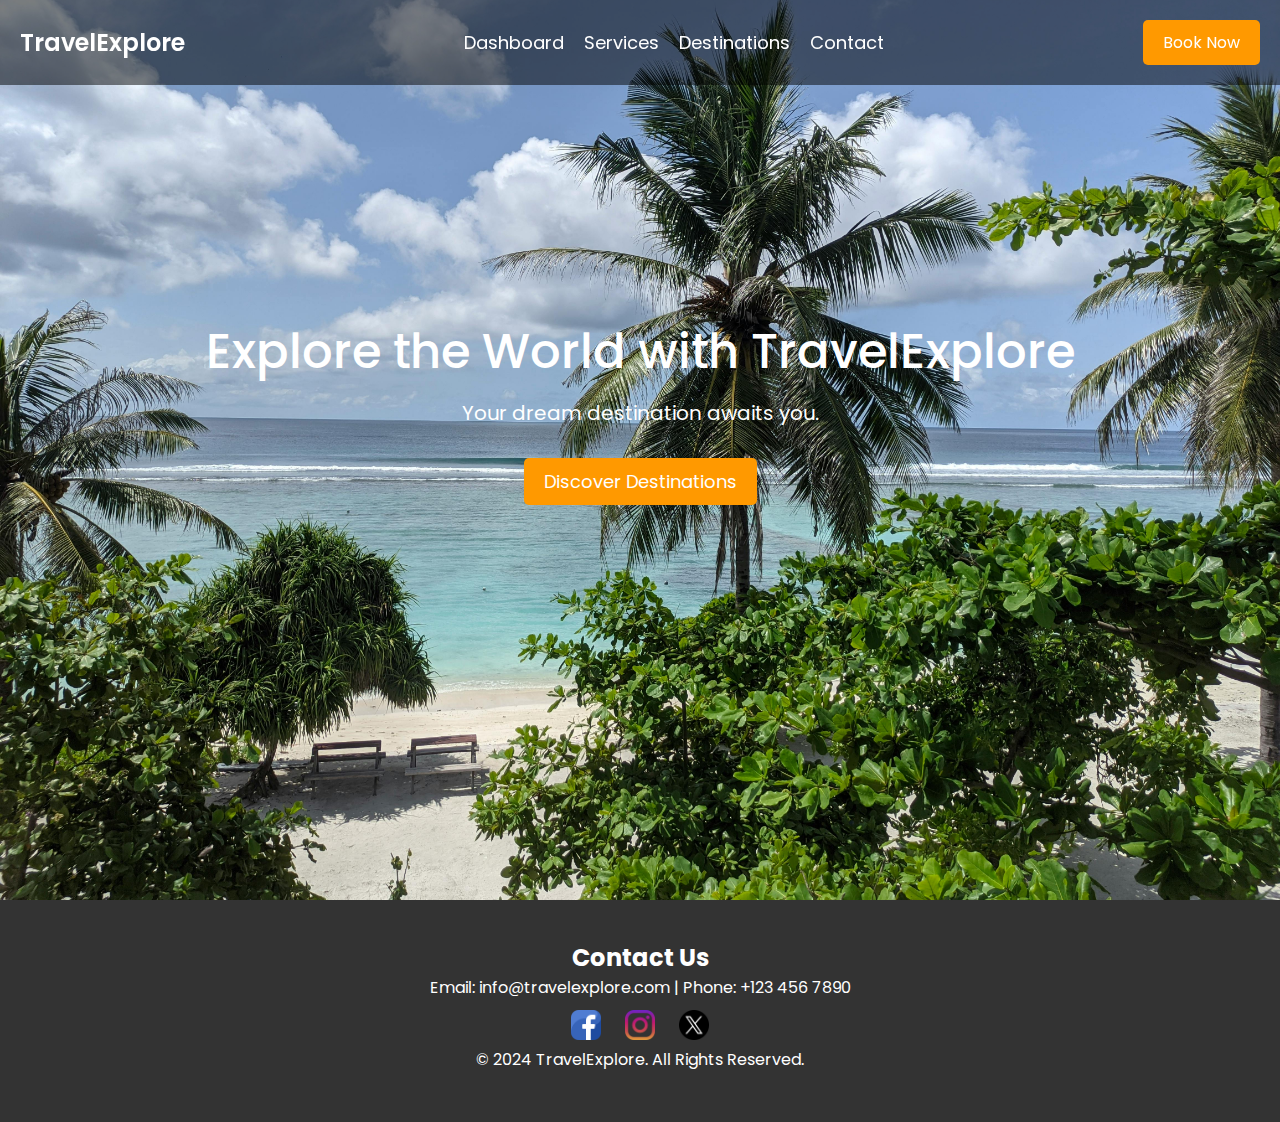
<file: Landing Page/index.html>
<!DOCTYPE html>
<html lang="en">
<head>
    <meta charset="UTF-8">
    <meta name="viewport" content="width=device-width, initial-scale=1.0">
    <meta http-equiv="X-UA-Compatible" content="ie=edge">
    <title>International Travelling Agency</title>
    <link rel="stylesheet" href="style.css">
    <link href="https://fonts.googleapis.com/css2?family=Poppins:wght@300;500;600&display=swap" rel="stylesheet">
</head>
<body>
    <header>
        <nav>
            <div class="logo">TravelExplore</div>
            <ul class="nav-links">
                <li><a href="dash.html">Dashboard</a></li>
                <li><a href="service.html">Services</a></li>
                <li><a href="dest.html">Destinations</a></li>
                <li><a href="contact.html">Contact</a></li>
            </ul>
            <a href="#book" class="cta">Book Now</a>
        </nav>
        <div class="hero-section" id="home">
            <h1>Explore the World with TravelExplore</h1>
            <p>Your dream destination awaits you.</p>
            <a href="dest.html" class="hero-btn">Discover Destinations</a>
        </div>
    </header>

    <footer id="contact">
        <h2>Contact Us</h2>
        <p>Email: info@travelexplore.com | Phone: +123 456 7890</p>
        <div class="social-icons">
            <a href="#"><img src="images/facebook.png" alt="Facebook"></a>
            <a href="#"><img src="images/instagram.png" alt="Instagram"></a>
            <a href="#"><img src="images/twitter.png" alt="Twitter"></a>
        </div>
        <p>&copy; 2024 TravelExplore. All Rights Reserved.</p>
    </footer>
</body>
</html>
</file>
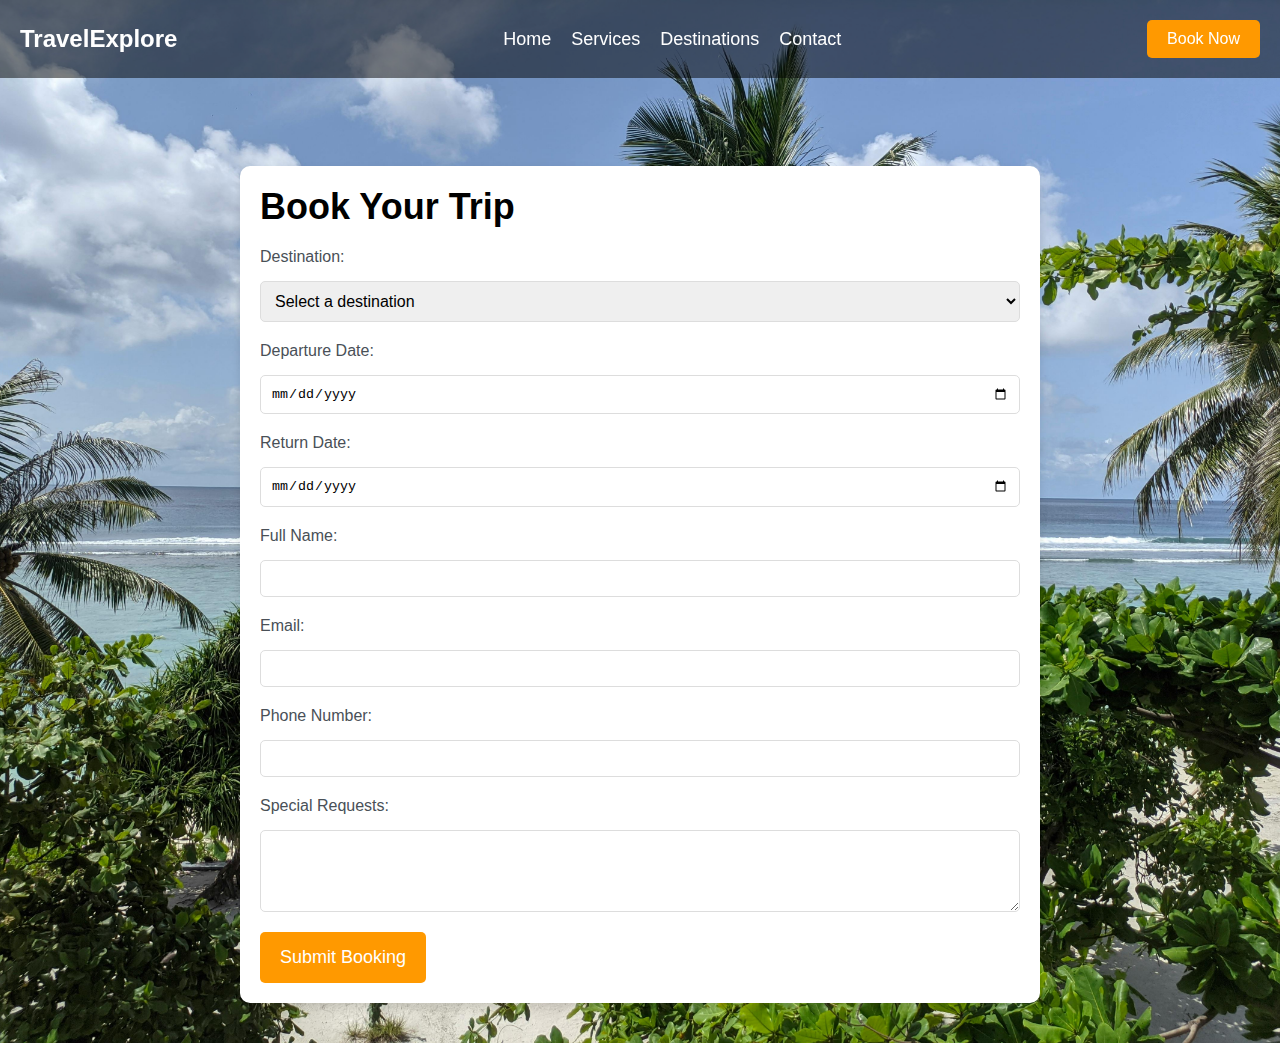
<file: Landing Page/book.html>
<!DOCTYPE html>
<html lang="en">
<head>
    <meta charset="UTF-8">
    <meta name="viewport" content="width=device-width, initial-scale=1.0">
    <title>Document</title>
    <link rel="stylesheet" href="style.css">
</head>
<body>
    <!DOCTYPE html>
<html lang="en">
<head>
    <meta charset="UTF-8">
    <meta name="viewport" content="width=device-width, initial-scale=1.0">
    <title>Book Now - TravelExplore</title>
    <link rel="stylesheet" href="book.css">
</head>
<body>
    <nav>
        <div class="logo" style="color: white;">TravelExplore</div>
        <ul class="nav-links">
            <li><a href="index.html">Home</a></li>
            <li><a href="service.html">Services</a></li>
            <li><a href="dest.html">Destinations</a></li>
            <li><a href="contact.html">Contact</a></li>
        </ul>
        <a href="book.html" class="cta">Book Now</a>
    </nav>
   

   <main class="book-now">
    <br><br><br><br><br><br><br>
       <section class="booking-form">
           <h1>Book Your Trip</h1>
           <form action="#" method="post">
               <div class="form-group">
                   <label for="destination">Destination:</label>
                   <select id="destination" name="destination" required>
                       <option value="">Select a destination</option>
                       <option value="paris">Germany</option>
                       <option value="tokyo">Italy</option>
                       <option value="newyork">Paris</option>
                   </select>
               </div>

               <div class="form-group">
                   <label for="departure-date">Departure Date:</label>
                   <input type="date" id="departure-date" name="departure-date" required>
               </div>

               <div class="form-group">
                   <label for="return-date">Return Date:</label>
                   <input type="date" id="return-date" name="return-date" required>
               </div>

               <div class="form-group">
                   <label for="name">Full Name:</label>
                   <input type="text" id="name" name="name" required>
               </div>

               <div class="form-group">
                   <label for="email">Email:</label>
                   <input type="email" id="email" name="email" required>
               </div>

               <div class="form-group">
                   <label for="phone">Phone Number:</label>
                   <input type="tel" id="phone" name="phone" required>
               </div>

               <div class="form-group">
                   <label for="special-requests">Special Requests:</label>
                   <textarea id="special-requests" name="special-requests" rows="4"></textarea>
               </div>

               <button type="submit" class="btn-submit">Submit Booking</button>
           </form>
       </section>
   </main>
</body>
</html>

</body>
</html>
</file>
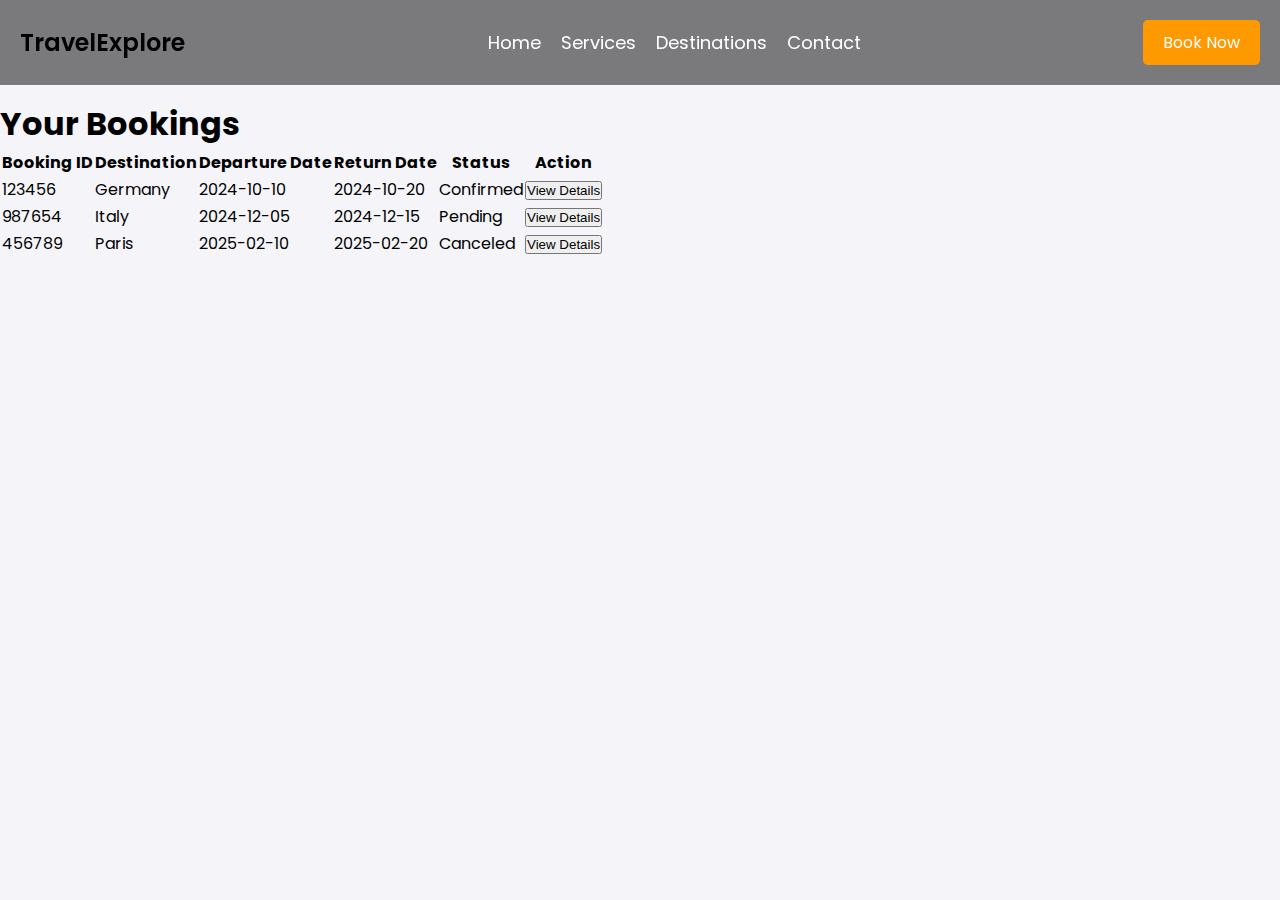
<file: Landing Page/booking.html>
<!DOCTYPE html>
<html lang="en">
<head>
    <meta charset="UTF-8">
    <meta name="viewport" content="width=device-width, initial-scale=1.0">
    <title>Customer Bookings - TravelExplore Dashboard</title>
    <link rel="stylesheet" href="style.css">
    <link href="https://fonts.googleapis.com/css2?family=Poppins:wght@300;400;500;600&display=swap" rel="stylesheet">
</head>
<body>

    <nav>
        <div class="logo">TravelExplore</div>
        <ul class="nav-links">
            <li><a href="index.html">Home</a></li>
            <li><a href="service.html">Services</a></li>
            <li><a href="dest.html">Destinations</a></li>
            <li><a href="contact.html">Contact</a></li>
        </ul>
        <a href="book.html" class="cta">Book Now</a>
    </nav><br><br><br> <br>

    <main class="bookings-page">
        <section class="bookings-container">
            <h1>Your Bookings</h1>

            <table class="bookings-table">
                <thead>
                    <tr>
                        <th>Booking ID</th>
                        <th>Destination</th>
                        <th>Departure Date</th>
                        <th>Return Date</th>
                        <th>Status</th>
                        <th>Action</th>
                    </tr>
                </thead>
                <tbody>
                    <tr>
                        <td>123456</td>
                        <td>Germany</td>
                        <td>2024-10-10</td>
                        <td>2024-10-20</td>
                        <td><span class="status-confirmed">Confirmed</span></td>
                        <td><button class="btn-details">View Details</button></td>
                    </tr>
                    <tr>
                        <td>987654</td>
                        <td>Italy</td>
                        <td>2024-12-05</td>
                        <td>2024-12-15</td>
                        <td><span class="status-pending">Pending</span></td>
                        <td><button class="btn-details">View Details</button></td>
                    </tr>
                    <tr>
                        <td>456789</td>
                        <td>Paris</td>
                        <td>2025-02-10</td>
                        <td>2025-02-20</td>
                        <td><span class="status-canceled">Canceled</span></td>
                        <td><button class="btn-details">View Details</button></td>
                    </tr>
                </tbody>
            </table>
        </section>
    </main>
</body>
</html>
</file>
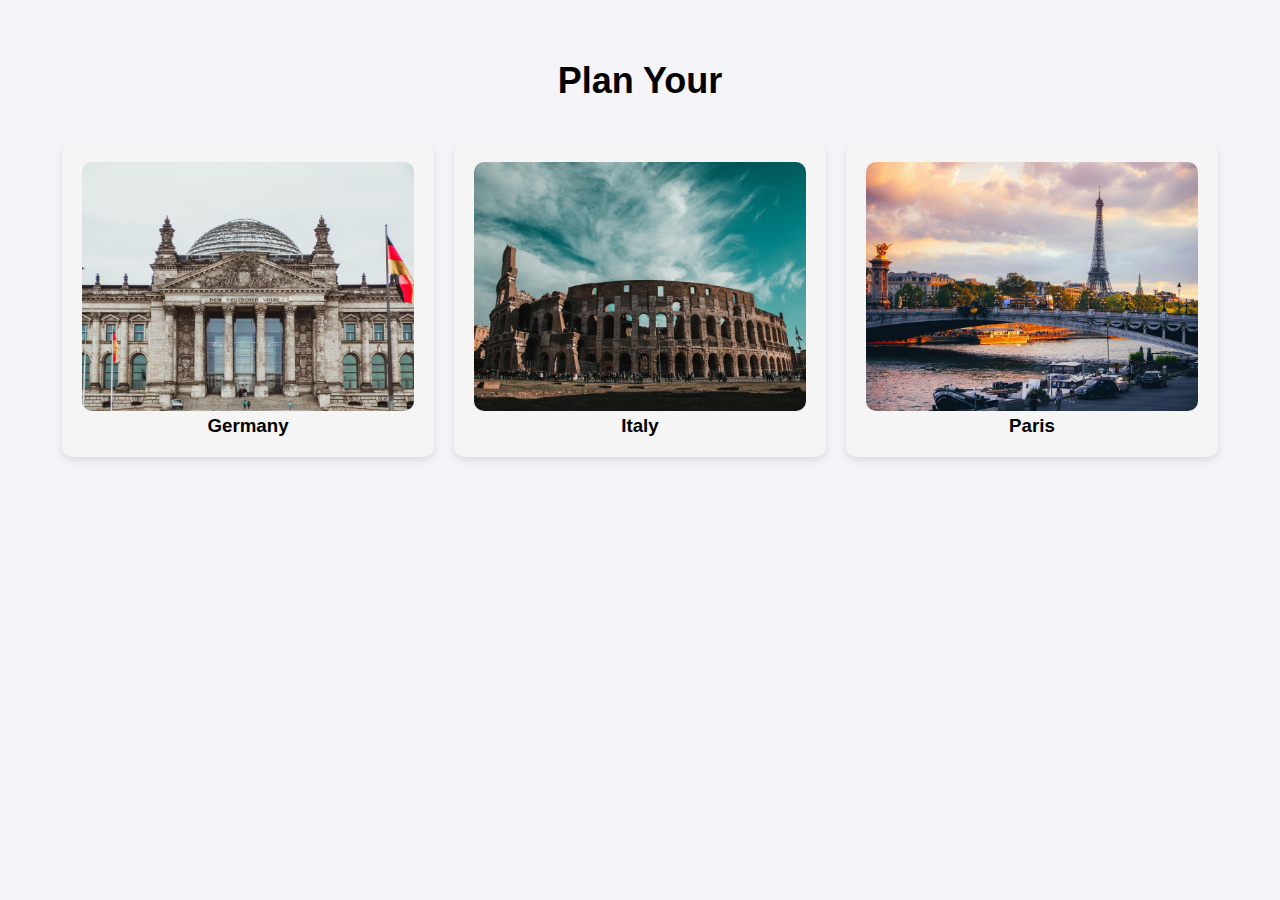
<file: Landing Page/btn.html>
<!DOCTYPE html>
<html lang="en">
<head>
    <meta charset="UTF-8">
    <meta name="viewport" content="width=device-width, initial-scale=1.0">
    <title>Document</title>
    <link rel="stylesheet" href="style.css">
</head>
<body>
    <section class="destinations" id="destinations">
        <h2>Plan Your</h2>
        <div class="destinations-container">
            <div class="destination-card">
                <img src="images/germany.jpg" alt="Paris">
                <h3>Germany</h3>
            </div>
            <div class="destination-card">
                <img src="images/italy (3).jpg" alt="Tokyo">
                <h3>Italy</h3>
            </div>
            <div class="destination-card">
                <img src="images/pexels-jarod-17350906.jpg" alt="New York">
                <h3>Paris</h3>
            </div>
        </div>
    </section>
</body>
</html>
</file>
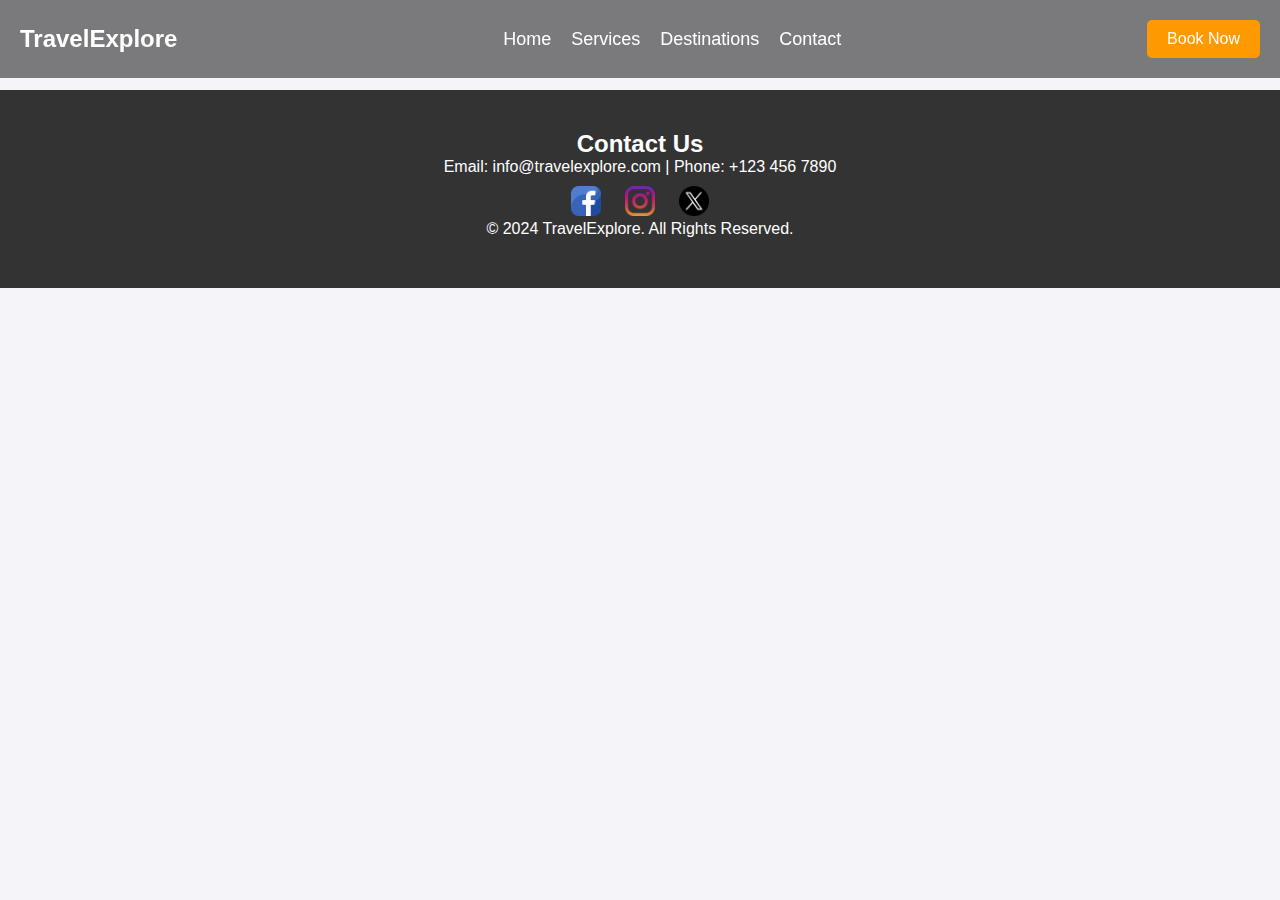
<file: Landing Page/contact.html>
<!DOCTYPE html>
<html lang="en">
<head>

    <nav>
        <div class="logo" style="color: white;">TravelExplore</div>
        <ul class="nav-links">
            <li><a href="index.html">Home</a></li>
            <li><a href="service.html">Services</a></li>
            <li><a href="dest.html">Destinations</a></li>
            <li><a href="contact.html">Contact</a></li>
        </ul>
        <a href="book.html" class="cta">Book Now</a>
    </nav>
    <br><br><br><br><br>
    <meta charset="UTF-8">
    <meta name="viewport" content="width=device-width, initial-scale=1.0">
    <title>Document</title>
    <link rel="stylesheet" href="style.css">
</head>
<body>
    <footer id="contact">
        <h2>Contact Us</h2>
        <p>Email: info@travelexplore.com | Phone: +123 456 7890</p>
        <div class="social-icons">
            <a href="#"><img src="images/facebook.png" alt="Facebook"></a>
            <a href="#"><img src="images/instagram.png" alt="Instagram"></a>
            <a href="#"><img src="images/twitter.png" alt="X"></a>
        </div>
        <p>&copy; 2024 TravelExplore. All Rights Reserved.</p>
    </footer>
</body>
</html>
</file>
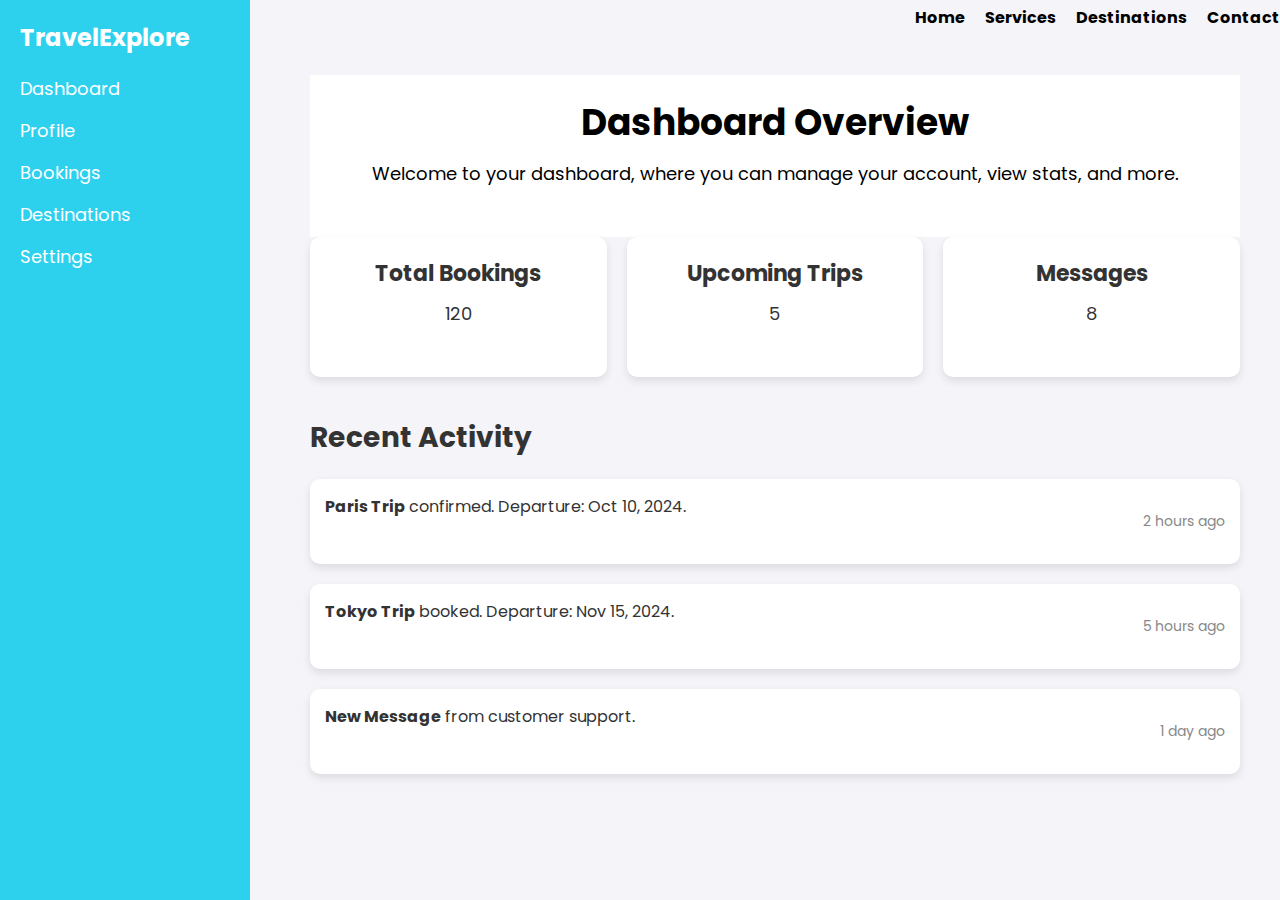
<file: Landing Page/dash.html>
<!DOCTYPE html>
<html lang="en">
<head>
    <meta charset="UTF-8">
    <meta name="viewport" content="width=device-width, initial-scale=1.0">
    <title>Dashboard - TravelExplore</title>
    <link rel="stylesheet" href="home.css">
    <link href="https://fonts.googleapis.com/css2?family=Poppins:wght@300;500;600&display=swap" rel="stylesheet">
</head>
<body>
    <nav>
        <div class="logo">TravelExplore</div>
        <ul class="nav-links">
            <li><a href="index.html">Home</a></li>
            <li><a href="service.html">Services</a></li>
            <li><a href="dest.html">Destinations</a></li>
            <li><a href="contact.html">Contact</a></li>
        </ul>
    </nav>

    <div class="dashboard-container">
        <aside class="sidebar">
            <h2>TravelExplore</h2>
            <ul class="nav-menu">
                <li><a href="dashboard.html">Dashboard</a></li>
                <li><a href="#profile">Profile</a></li>
                <li><a href="#bookings">Bookings</a></li>
                <li><a href="#destinations">Destinations</a></li>
                <li><a href="#settings">Settings</a></li>
            </ul>
        </aside>

        <main class="content">
            <header>
                <h1>Dashboard Overview</h1>
                <p>Welcome to your dashboard, where you can manage your account, view stats, and more.</p>
            </header>

            <section class="dashboard-overview">
                <div class="card">
                    <h3>Total Bookings</h3>
                    <p>120</p>
                </div>
                <div class="card">
                    <h3>Upcoming Trips</h3>
                    <p>5</p>
                </div>
                <div class="card">
                    <h3>Messages</h3>
                    <p>8</p>
                </div>
            </section>

            <section class="recent-activity">
                <h2>Recent Activity</h2>
                <div class="activity-card">
                    <p><strong>Paris Trip</strong> confirmed. Departure: Oct 10, 2024.</p>
                    <span>2 hours ago</span>
                </div>
                <div class="activity-card">
                    <p><strong>Tokyo Trip</strong> booked. Departure: Nov 15, 2024.</p>
                    <span>5 hours ago</span>
                </div>
                <div class="activity-card">
                    <p><strong>New Message</strong> from customer support.</p>
                    <span>1 day ago</span>
                </div>
            </section>
        </main>
    </div>
</body>
</html>
</file>
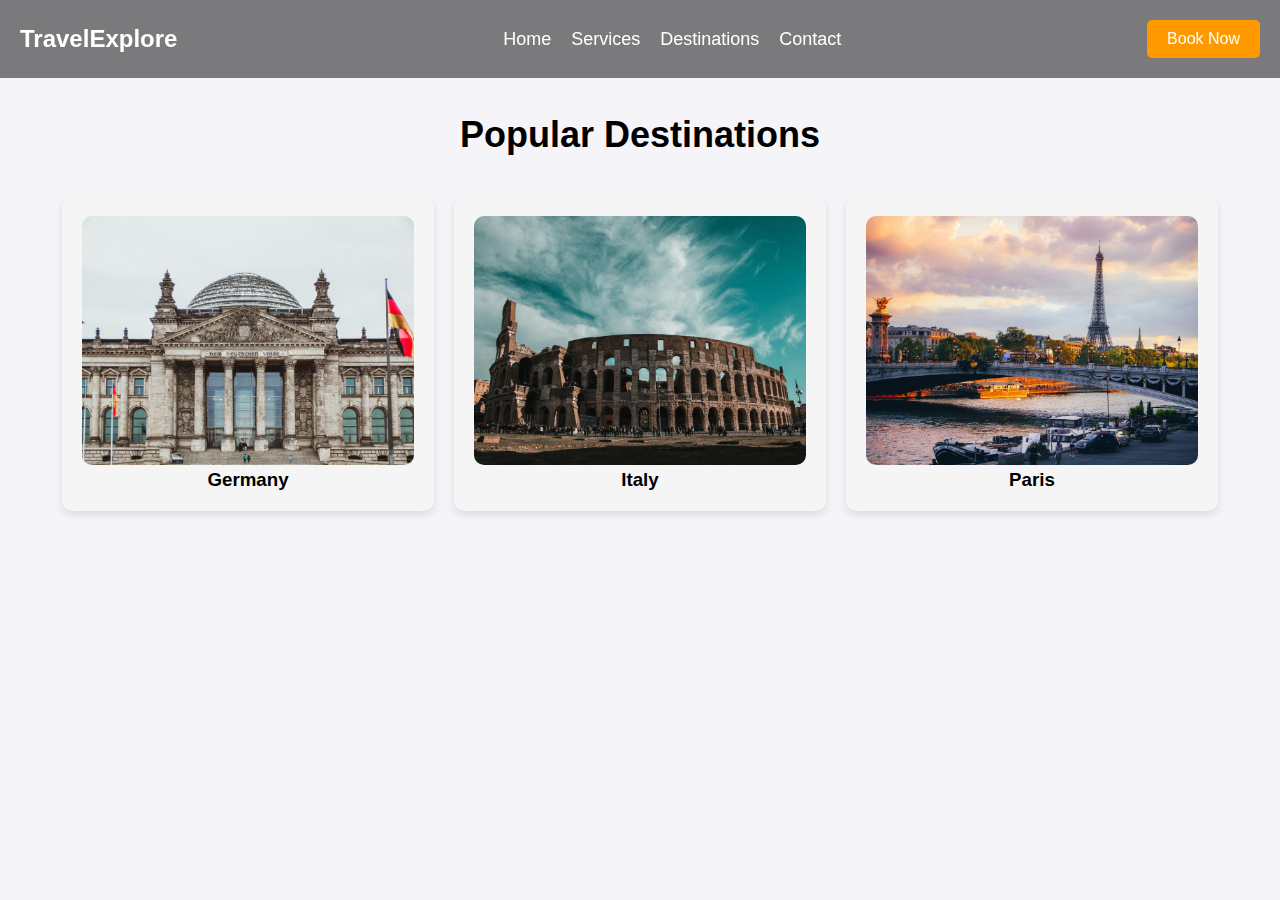
<file: Landing Page/dest.html>
<!DOCTYPE html>
<html lang="en">
<head>
    <meta charset="UTF-8">
    <meta name="viewport" content="width=device-width, initial-scale=1.0">
    <title>Document</title>
    <link rel="stylesheet" href="style.css">
</head>
<body>

    <nav>
        <div class="logo" style="color: white;">TravelExplore</div>
        <ul class="nav-links">
            <li><a href="index.html">Home</a></li>
            <li><a href="service.html">Services</a></li>
            <li><a href="dest.html">Destinations</a></li>
            <li><a href="contact.html">Contact</a></li>
        </ul>
        <a href="book.html" class="cta">Book Now</a>
    </nav>
    <br><br><br>
    <section class="destinations" id="destinations">
        <h2>Popular Destinations</h2>
        <div class="destinations-container">
            <div class="destination-card">
                <img src="images/germany.jpg" alt="Paris">
                <h3>Germany</h3>
            </div>
            <div class="destination-card">
                <img src="images/italy (3).jpg" alt="Tokyo">
                <h3>Italy</h3>
            </div>
            <div class="destination-card">
                <img src="images/pexels-jarod-17350906.jpg" alt="New York">
                <h3>Paris</h3>
            </div>
        </div>
    </section>
    </body>
    </html>
</file>
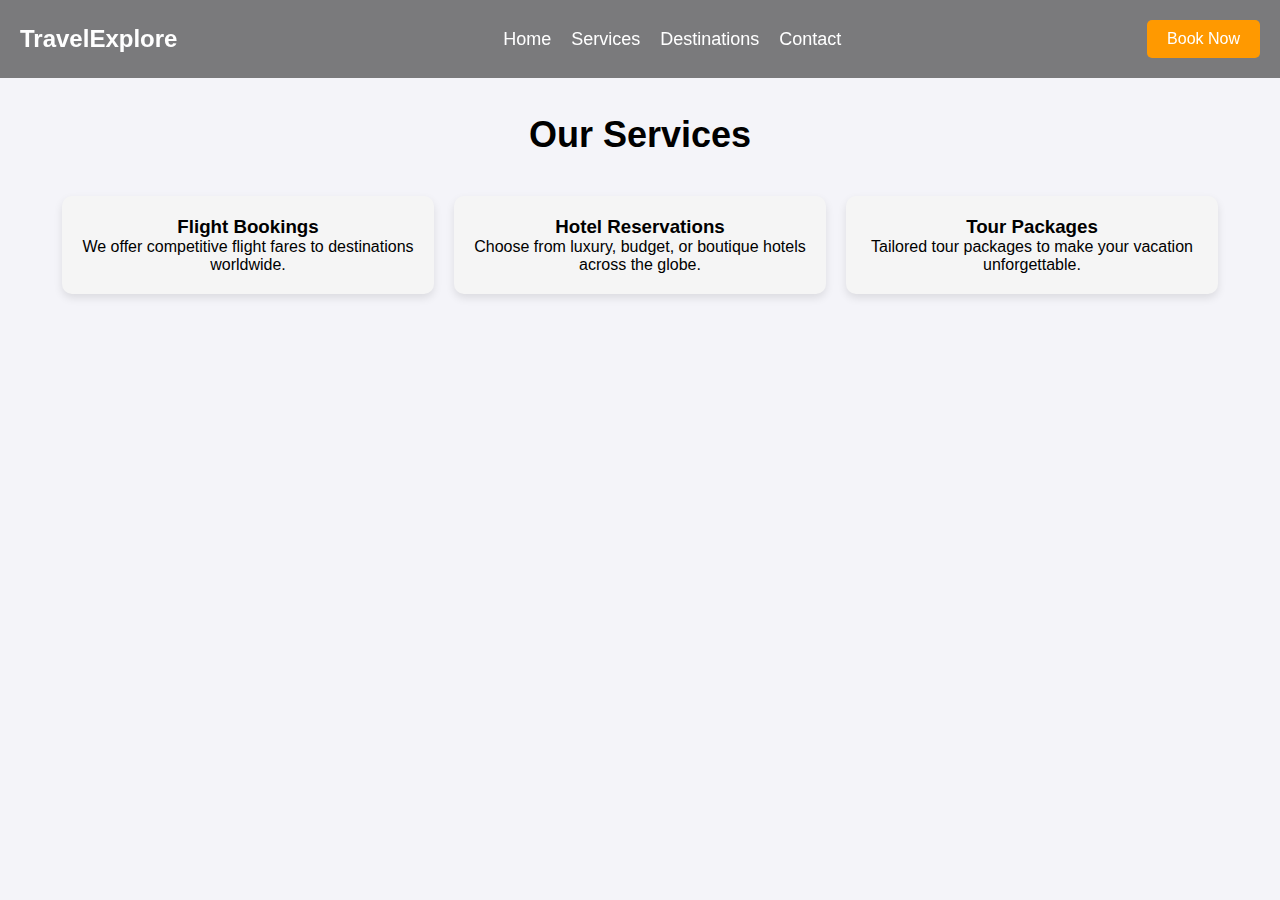
<file: Landing Page/service.html>
<!DOCTYPE html>
<html lang="en">
<head>
    <meta charset="UTF-8">
    <meta name="viewport" content="width=device-width, initial-scale=1.0">
    <title>Document</title>
    <link rel="stylesheet" href="style.css">
</head>
<body>

    <nav>
        <div class="logo" style="color: white;">TravelExplore</div>
        <ul class="nav-links">
            <li><a href="index.html">Home</a></li>
            <li><a href="service.html">Services</a></li>
            <li><a href="dest.html">Destinations</a></li>
            <li><a href="contact.html">Contact</a></li>
        </ul>
        <a href="book.html" class="cta">Book Now</a>
    </nav>
     <br><br><br>  


     <section class="services" id="services">
        <h2>Our Services</h2>
        <div class="service-container">
            <div class="service">
                <h3>Flight Bookings</h3>
                <p>We offer competitive flight fares to destinations worldwide.</p>
            </div>
            <div class="service">
                <h3>Hotel Reservations</h3>
                <p>Choose from luxury, budget, or boutique hotels across the globe.</p>
            </div>
            <div class="service">
                <h3>Tour Packages</h3>
                <p>Tailored tour packages to make your vacation unforgettable.</p>
            </div>
        </div>
    </section>
</body>
</html>
</file>
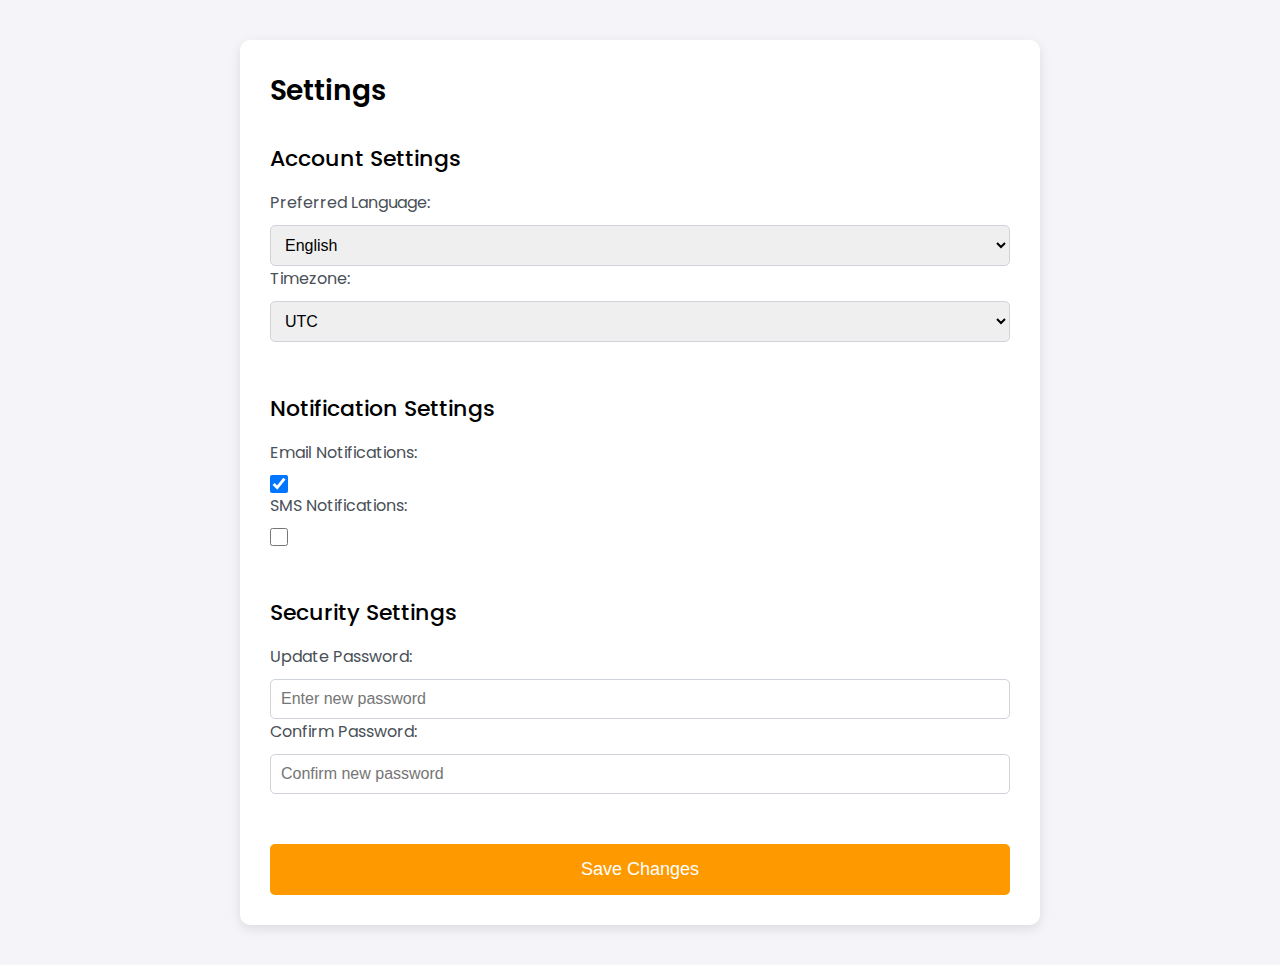
<file: Landing Page/setting.html>
<!DOCTYPE html>
<html lang="en">
<head>
    <meta charset="UTF-8">
    <meta name="viewport" content="width=device-width, initial-scale=1.0">
    <title>Settings - TravelExplore Dashboard</title>
    <link rel="stylesheet" href="style.css">
    <link href="https://fonts.googleapis.com/css2?family=Poppins:wght@300;400;500;600&display=swap" rel="stylesheet">
</head>
<body>
    <main class="settings-page">
        <section class="settings-container">
            <h1>Settings</h1>

            <form id="settings-form" class="settings-form">
                <!-- Account Settings -->
                <div class="settings-section">
                    <h2>Account Settings</h2>
                    <div class="form-group">
                        <label for="language">Preferred Language:</label>
                        <select id="language" name="language">
                            <option value="en" selected>English</option>
                            <option value="fr">French</option>
                            <option value="hi">Hindi</option>
                            <option value="es">German</option>
                            <option value="de">Spanish</option>
                        </select>
                    </div>

                    <div class="form-group">
                        <label for="timezone">Timezone:</label>
                        <select id="timezone" name="timezone">
                            <option value="UTC">UTC</option>
                            <option value="CET">Central European Time</option>
                            <option value="EST">Eastern Standard Time</option>
                            <option value="PST">Pacific Standard Time</option>
                        </select>
                    </div>
                </div>

                <!-- Notification Settings -->
                <div class="settings-section">
                    <h2>Notification Settings</h2>
                    <div class="form-group">
                        <label for="email-notifications">Email Notifications:</label>
                        <input type="checkbox" id="email-notifications" name="email_notifications" checked>
                    </div>

                    <div class="form-group">
                        <label for="sms-notifications">SMS Notifications:</label>
                        <input type="checkbox" id="sms-notifications" name="sms_notifications">
                    </div>
                </div>

                <!-- Security Settings -->
                <div class="settings-section">
                    <h2>Security Settings</h2>
                    <div class="form-group">
                        <label for="password">Update Password:</label>
                        <input type="password" id="password" name="password" placeholder="Enter new password">
                    </div>

                    <div class="form-group">
                        <label for="confirm-password">Confirm Password:</label>
                        <input type="password" id="confirm-password" name="confirm_password" placeholder="Confirm new password">
                    </div>
                </div>

                <button type="submit" class="btn-save-settings">Save Changes</button>
            </form>

            <div id="settings-update-message" class="hidden">
                <p>Your settings have been updated successfully!</p>
            </div>
        </section>
    </main>

    <script>
        document.getElementById('settings-form').addEventListener('submit', function(event) {
            event.preventDefault(); // Prevent default form submission
            
            // Show the settings update message
            document.getElementById('settings-update-message').classList.remove('hidden');
        });
    </script>
</body>
</html>
</file>
<file: Landing Page/style.css>
* {
  margin: 0;
  padding: 0;
  box-sizing: border-box;
  scroll-behavior: smooth;
}

body {
  font-family: 'Poppins', sans-serif;
}

header {
  background: url('images/pexels-sanjit-majumdar-611132-27547425.jpg') no-repeat center center/cover;
  height: 100vh;
  position: relative;
  color: white;
}

nav {
  display: flex;
  justify-content: space-between;
  align-items: center;
  padding: 20px;
  background: rgba(0, 0, 0, 0.5);
  position: fixed;
  width: 100%;
  top: 0;
}

.logo {
  font-size: 24px;
  font-weight: 600;
}

.nav-links {
  display: flex;
  list-style: none;
}

.nav-links li {
  margin-left: 20px;
}

.nav-links li a {
  color: white;
  text-decoration: none;
  font-size: 18px;
  transition: color 0.3s;
}

.nav-links li a:hover {
  color: #ff9900;
}

.cta {
  background: #ff9900;
  color: white;
  padding: 10px 20px;
  text-decoration: none;
  border-radius: 5px;
}

.cta:hover {
  background: #e68a00;
}

.hero-section {
  height: calc(100vh - 80px);
  display: flex;
  flex-direction: column;
  justify-content: center;
  align-items: center;
  text-align: center;
  padding: 0 20px;
}

.hero-section h1 {
  font-size: 48px;
  margin-bottom: 10px;
  font-weight: 500;
}

.hero-section p {
  font-size: 20px;
  margin-bottom: 30px;
}

.hero-btn {
  background-color: #ff9900;
  color: white;
  padding: 10px 20px;
  text-decoration: none;
  font-size: 18px;
  border-radius: 5px;
}

.hero-btn:hover {
  background-color: #e68a00;
}

.services, .destinations {
  padding: 60px 20px;
  text-align: center;
}

.services h2, .destinations h2 {
  font-size: 36px;
  margin-bottom: 40px;
}

.service-container, .destinations-container {
  display: flex;
  justify-content: center;
  gap: 20px;
}

.service, .destination-card {
  background-color: #f5f5f5;
  padding: 20px;
  border-radius: 10px;
  box-shadow: 0 4px 8px rgba(0, 0, 0, 0.1);
  width: 30%;
}

.destination-card img {
  width: 100%;
  border-radius: 10px;
}

footer {
  background-color: #333;
  color: white;
  padding: 40px 20px;
  text-align: center;
}

footer p {
  margin-bottom: 10px;
}

.social-icons a {
  margin: 0 10px;
}

.social-icons img {
  width: 30px;
}

@media (max-width: 768px) {
  .nav-links {
      flex-direction: column;
      display: none;
  }

  .nav-links.active {
      display: flex;
  }

  .service-container, .destinations-container {
      flex-direction: column;
  }

  .service, .destination-card {
      width: 100%;
  }
}
/* General Styles */
body {
  font-family: 'Poppins', sans-serif;
  background-color: #f4f4f9;
  margin: 0;
  padding: 0;
}

/* Settings Page Container */
.settings-page {
  display: flex;
  justify-content: center;
  padding: 40px 0;
}

.settings-container {
  background-color: white;
  padding: 30px;
  border-radius: 10px;
  box-shadow: 0 4px 12px rgba(0, 0, 0, 0.1);
  max-width: 800px;
  width: 100%;
}

/* Section Headings */
.settings-container h1 {
  font-size: 28px;
  font-weight: 600;
  margin-bottom: 30px;
}

.settings-section {
  margin-bottom: 30px;
}

.settings-section h2 {
  font-size: 22px;
  font-weight: 500;
  margin-bottom: 15px;
}

/* Form Styles */
.settings-form {
  display: flex;
  flex-direction: column;
  gap: 20px;
}

.form-group {
  display: flex;
  flex-direction: column;
  gap: 10px;
}

.form-group label {
  font-size: 16px;
  color: #495057;
}

.form-group select,
.form-group input[type="password"] {
  padding: 10px;
  font-size: 16px;
  border-radius: 5px;
  border: 1px solid #ced4da;
  width: 100%;
}

.form-group input[type="checkbox"] {
  width: 18px;
  height: 18px;
}

.btn-save-settings {
  padding: 15px;
  background-color: #ff9900;
  color: white;
  font-size: 18px;
  border: none;
  border-radius: 5px;
  cursor: pointer;
  transition: background-color 0.3s ease;
}

.btn-save-settings:hover {
  background-color: #e68a00;
}

/* Success Message */
#settings-update-message {
  display: none;
  background-color: #d4edda;
  color: #155724;
  padding: 10px;
  border: 1px solid #c3e6cb;
  border-radius: 5px;
  text-align: center;
  margin-top: 20px;
}

#settings-update-message.hidden {
  display: none;
}

/* Responsive Design */
@media (max-width: 768px) {
  .settings-container {
      padding: 20px;
  }

  .form-group label {
      font-size: 14px;
  }
}
</file>
<file: Landing Page/book.css>
/* Book Now Page Styles */
.book-now {
    padding: 40px;
    background: url('images/pexels-sanjit-majumdar-611132-27547425.jpg') no-repeat center center/cover;
}
.booking-form {
    max-width: 800px;
    margin: 0 auto;
    background-color: white;
    padding: 20px;
    border-radius: 10px;
    box-shadow: 0 4px 8px rgba(0, 0, 0, 0.1);
}

.booking-form h1 {
    font-size: 36px;
    margin-bottom: 20px;
}

.form-group {
    margin-bottom: 20px;
}

.form-group label {
    display: block;
    font-size: 16px;
    margin-bottom: 5px;
}

.form-group input,
.form-group select,
.form-group textarea {
    width: 100%;
    padding: 10px;
    border-radius: 5px;
    border: 1px solid #ddd;
}

.form-group textarea {
    resize: vertical;
}

.btn-submit {
    background-color: #ff9900;
    color: white;
    padding: 15px 20px;
    border: none;
    border-radius: 5px;
    font-size: 18px;
    cursor: pointer;
    transition: background-color 0.3s;
}

.btn-submit:hover {
    background-color: #e68a00;
}
</file>
<file: Landing Page/home.css>
* {
    margin: 0;
    padding: 0;
    box-sizing: border-box;
}

body {
    font-family: 'Poppins', sans-serif;
    color: #333;
    background-color: #f4f4f9;
}

header {
    background: white;
    padding: 20px;
    text-align: center;
    color: black;
}

nav {
    display: flex;
    justify-content: space-between;
    align-items: center;
}

.logo {
    font-size: 24px;
    font-weight: bold;
}

.nav-links {
    list-style: none;
    display: flex;
}

.nav-links li {
    margin-left: 20px;
}

.nav-links li a {
    color: black;
    text-decoration: none;
    font-weight: bold;
}

.hero-section {
    height: 80vh;
    display: flex;
    flex-direction: column;
    justify-content: center;
    align-items: center;
    text-align: center;
    background: url('images/pexels-sanjit-majumdar-611132-27547425.jpg') no-repeat center center/cover;
}

.hero-section h1 {
    font-size: 48px;
    color: white;
}

.hero-btn {
    background-color: #ff9900;
    color: white;
    padding: 10px 20px;
    text-decoration: none;
    margin-top: 20px;
    border-radius: 5px;
}

.hero-btn:hover {
    background-color: #e68a00;
}

/* Dashboard Styles */
.dashboard-container {
    display: flex;
}

.sidebar {
    width: 250px;
    background-color: #2dd1ee;
    padding: 20px;
    color: white;
    height: 100vh;
    position: fixed;
    top: 0;
    left: 0;
}

.sidebar h2 {
    margin-bottom: 20px;
    font-size: 24px;
}

.nav-menu {
    list-style: none;
}

.nav-menu li {
    margin-bottom: 15px;
}

.nav-menu li a {
    color: white;
    text-decoration: none;
    font-size: 18px;
}

.nav-menu li a:hover {
    color: black;
}

.content {
    margin-left: 270px;
    padding: 40px;
    width: calc(100% - 270px);
}

.content header h1 {
    font-size: 36px;
    margin-bottom: 10px;
}

.content p {
    font-size: 18px;
    margin-bottom: 30px;
}

.dashboard-overview {
    display: flex;
    gap: 20px;
}

.card {
    background-color: white;
    padding: 20px;
    border-radius: 10px;
    box-shadow: 0 4px 8px rgba(0, 0, 0, 0.1);
    flex: 1;
    text-align: center;
}

.card h3 {
    font-size: 22px;
    margin-bottom: 10px;
}

.recent-activity {
    margin-top: 40px;
}

.recent-activity h2 {
    font-size: 28px;
    margin-bottom: 20px;
}

.activity-card {
    background-color: white;
    padding: 15px;
    border-radius: 10px;
    margin-bottom: 20px;
    box-shadow: 0 4px 8px rgba(0, 0, 0, 0.1);
    display: flex;
    justify-content: space-between;
    align-items: center;
}

.activity-card p {
    font-size: 16px;
    margin-right: 20px;
}

.activity-card span {
    font-size: 14px;
    color: #888;
}
</file>
